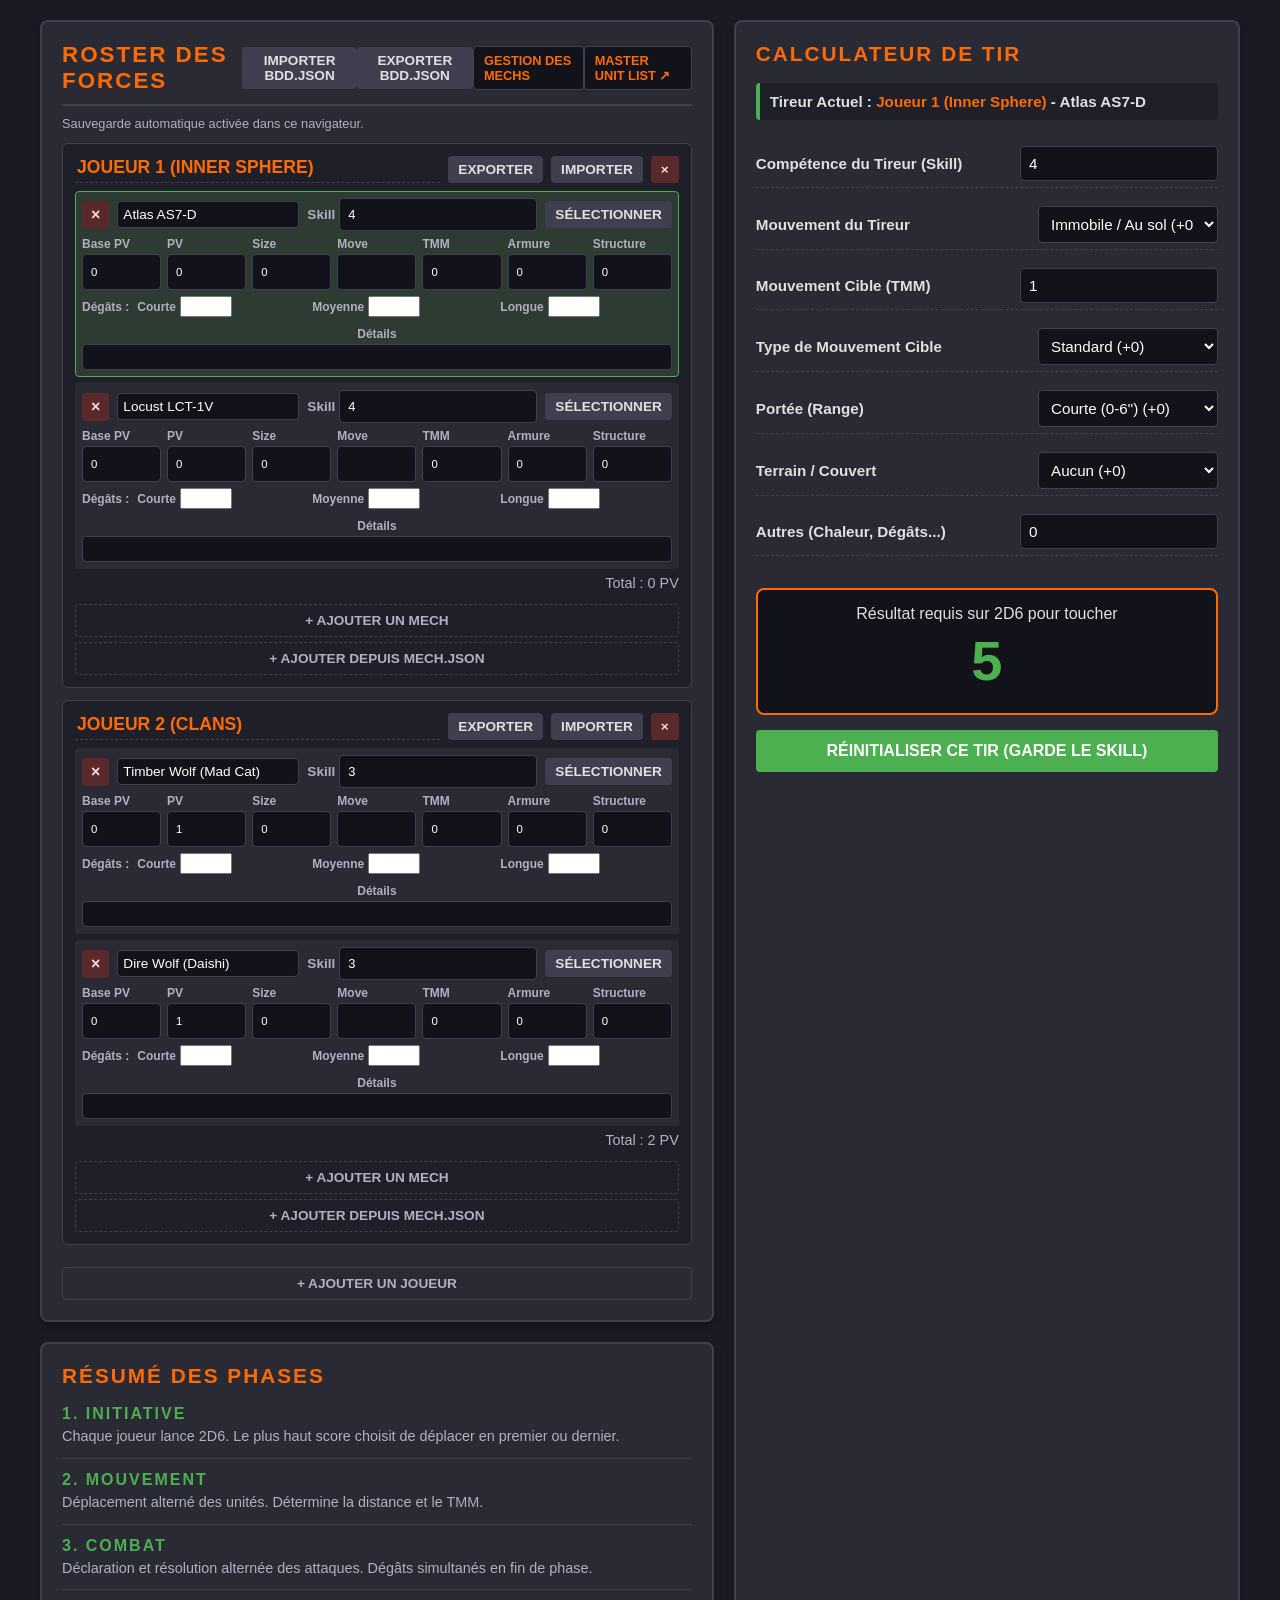
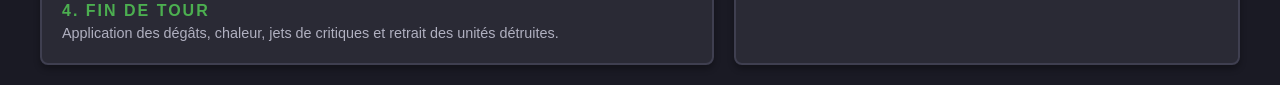
<file: index.html>
<!DOCTYPE html>
<html lang="fr">
<head>
    <meta charset="UTF-8">
    <meta name="viewport" content="width=device-width, initial-scale=1.0">
    <title>Alpha Strike - Assistant de Partie</title>
    <style>
        :root {
            --bg-color: #1a1a24;
            --panel-bg: #2a2a35;
            --accent-orange: #ff6b00;
            --accent-green: #4caf50;
            --text-main: #e0e0e0;
            --border-color: #3f3f50;
        }

        body {
            font-family: 'Segoe UI', Tahoma, Geneva, Verdana, sans-serif;
            background-color: var(--bg-color);
            color: var(--text-main);
            margin: 0;
            padding: 20px;
            display: flex;
            justify-content: center;
        }

        h1, h2, h3 {
            text-transform: uppercase;
            letter-spacing: 2px;
            margin-top: 0;
        }

        h1 { color: var(--accent-orange); font-size: 1.4em; }
        h2 { color: var(--accent-orange); font-size: 1.3em; }

        /* Structure globale en 2 colonnes */
        .main-layout {
            display: flex;
            gap: 20px;
            width: 100%;
            max-width: 1200px;
        }

        .column-left {
            flex: 1;
            display: flex;
            flex-direction: column;
            gap: 20px;
        }

        .column-right {
            flex: 1;
            display: flex;
            flex-direction: column;
        }

        .panel {
            background-color: var(--panel-bg);
            border: 2px solid var(--border-color);
            border-radius: 8px;
            padding: 20px;
            box-shadow: 0 4px 6px rgba(0,0,0,0.3);
        }

        /* --- En-tête Roster & Lien MUL --- */
        .roster-header {
            display: flex;
            justify-content: space-between;
            align-items: center;
            margin-bottom: 15px;
            border-bottom: 2px solid var(--border-color);
            padding-bottom: 10px;
        }

        .roster-header h1 {
            margin: 0;
        }

        .roster-storage-status {
            margin: -5px 0 12px;
            color: #b0b0c0;
            font-size: 0.8em;
        }

        .roster-storage-status.error {
            color: #ff8a80;
        }

        .mul-link {
            color: var(--accent-orange);
            background-color: #12121a;
            border: 1px solid var(--border-color);
            padding: 6px 10px;
            border-radius: 4px;
            font-size: 0.8em;
            text-decoration: none;
            text-transform: uppercase;
            font-weight: bold;
            transition: all 0.2s;
        }

        .mul-link:hover {
            background-color: var(--accent-orange);
            color: white;
            border-color: var(--accent-orange);
        }

        /* --- Gestion des Joueurs --- */
        .player-card {
            background-color: #1f1f2a;
            border: 1px solid var(--border-color);
            border-radius: 6px;
            padding: 12px;
            margin-bottom: 12px;
        }

        .player-header {
            display: flex;
            align-items: center;
            gap: 8px;
            margin-bottom: 8px;
        }

        .player-actions {
            display: flex;
            gap: 8px;
            flex-shrink: 0;
        }

        .player-name-input {
            background: transparent;
            border: none;
            color: var(--accent-orange);
            font-size: 1.1em;
            font-weight: bold;
            text-transform: uppercase;
            margin-bottom: 0;
            width: auto;
            min-width: 0;
            flex: 1;
            border-bottom: 1px dashed var(--border-color);
            padding-bottom: 4px;
        }
        
        .player-name-input:focus {
            outline: none;
            border-bottom-color: var(--accent-orange);
        }

        .mech-row {
            display: flex;
            flex-direction: column;
            align-items: stretch;
            gap: 6px;
            margin-bottom: 6px;
            padding: 6px;
            background-color: #2a2a35;
            border-radius: 4px;
            border: 1px solid transparent;
            transition: all 0.2s;
        }

        .mech-main-row {
            display: flex;
            align-items: center;
            gap: 8px;
            min-width: 0;
        }

        .mech-row.active-mech {
            border-color: var(--accent-green);
            background-color: #2e3b32;
        }

        .mech-name-input {
            background-color: #12121a;
            color: white;
            border: 1px solid var(--border-color);
            padding: 5px;
            border-radius: 4px;
            flex-grow: 1;
            font-size: 0.85em;
        }

        .mech-stats {
            display: grid;
            grid-template-columns: repeat(7, minmax(0, 1fr));
            gap: 6px;
        }

        .mech-details {
            display: flex;
            align-items: center;
            flex-wrap: wrap;
            gap: 8px;
        }

        .mech-damage-title {
            color: #b0b0c0;
            font-size: 0.75em;
            font-weight: bold;
        }

        .mech-damage-stat {
            display: flex;
            align-items: center;
            gap: 4px;
            color: #b0b0c0;
            font-size: 0.75em;
        }

        .mech-damage-stat input {
            box-sizing: border-box;
            width: 52px;
        }

        .mech-extra-details {
            display: flex;
            flex-direction: row;
            align-items: center;
            margin-top: 4px;
        }

        .mech-extra-details input {
            flex: 1;
        }

        .mech-stat {
            display: flex;
            flex-direction: column;
            gap: 3px;
            color: #b0b0c0;
            font-size: 0.75em;
            min-width: 0;
        }

        .mech-stat input {
            box-sizing: border-box;
            width: 100%;
            min-width: 0;
            padding: 5px;
            background-color: #12121a;
            color: white;
            border: 1px solid var(--border-color);
            border-radius: 4px;
            font-size: 1em;
        }

        @media (max-width: 520px) {
            .mech-stats {
                grid-template-columns: repeat(4, minmax(0, 1fr));
            }

            .mech-damage-stat input {
                width: 44px;
            }
        }

        .mech-skill-display {
            display: flex;
            align-items: center;
            gap: 4px;
            font-size: 0.85em;
            color: #b0b0c0;
            flex-shrink: 0;
        }

        .mech-skill-display input {
            width: 52px;
            padding: 5px;
            font-size: 1em;
        }

        .roster-pv-total {
            margin: 4px 0 8px;
            color: #b0b0c0;
            font-size: 0.9em;
            text-align: right;
        }

        /* --- Boutons --- */
        button {
            background-color: var(--border-color);
            color: var(--text-main);
            border: none;
            padding: 6px 10px;
            font-size: 0.85em;
            border-radius: 4px;
            cursor: pointer;
            transition: background-color 0.2s;
            text-transform: uppercase;
            font-weight: bold;
        }

        button:hover { background-color: #4f4f60; }
        
        button.btn-select { background-color: #3f3f50; }
        button.btn-select:hover { background-color: var(--accent-green); color: white;}

        button.btn-remove {
            background-color: #5a2929;
            color: #ffdada;
        }
        button.btn-remove:hover { background-color: #a83232; }

        button.btn-remove-mech {
            flex-shrink: 0;
            padding: 5px 9px;
            font-size: 1em;
        }

        button.primary {
            background-color: var(--accent-green);
            color: white;
            width: 100%;
            margin-top: 15px;
            padding: 12px;
            font-size: 1em;
        }
        button.primary:hover { background-color: #45a049; }

        button.add-btn {
            background-color: transparent;
            border: 1px dashed var(--border-color);
            color: #b0b0c0;
            width: 100%;
            margin-top: 5px;
            padding: 8px;
        }
        button.add-btn:hover {
            border-color: var(--accent-orange);
            color: var(--accent-orange);
            background-color: rgba(255, 107, 0, 0.1);
        }

        dialog {
            width: min(440px, calc(100% - 32px));
            padding: 20px;
            border: 1px solid var(--border-color);
            border-radius: 8px;
            background: var(--panel-bg);
            color: var(--text-main);
        }

        dialog::backdrop {
            background: rgba(0, 0, 0, 0.65);
        }

        .catalog-dialog-form h2 {
            margin-bottom: 16px;
        }

        .catalog-dialog-form select {
            width: 100%;
            margin-top: 6px;
        }

        .catalog-dialog-actions {
            display: flex;
            justify-content: flex-end;
            gap: 8px;
            margin-top: 16px;
        }

        .catalog-dialog-actions .primary {
            width: auto;
            margin-top: 0;
        }

        /* --- Calculateur --- */
        .shooter-header {
            background-color: #1f1f2a;
            padding: 10px;
            border-radius: 4px;
            border-left: 4px solid var(--accent-green);
            margin-bottom: 20px;
            font-weight: bold;
            font-size: 0.95em;
        }

        .form-group {
            display: flex;
            justify-content: space-between;
            align-items: center;
            margin-bottom: 12px;
            padding: 6px 0;
            border-bottom: 1px dashed #3f3f50;
        }

        label { font-weight: bold; flex-grow: 1; font-size: 0.95em; }

        select, input[type="number"] {
            background-color: #12121a;
            color: white;
            border: 1px solid var(--border-color);
            padding: 8px;
            border-radius: 4px;
            width: 180px;
            font-size: 0.95em;
        }

        .mech-stats .mech-stat input {
            width: 100%;
            height: 36px;
        }

        .result-box {
            background-color: #12121a;
            border: 2px solid var(--accent-orange);
            border-radius: 8px;
            padding: 15px;
            text-align: center;
            margin-top: 20px;
        }

        .result-number {
            font-size: 3.5em;
            font-weight: bold;
            color: var(--accent-orange);
            margin: 5px 0;
        }

        .warning { color: #ff5252; font-size: 0.9em; display: none; }

        /* --- Résumé --- */
        .phase-rule {
            margin-bottom: 12px;
            padding-bottom: 12px;
            border-bottom: 1px solid var(--border-color);
        }
        .phase-rule:last-child { border-bottom: none; margin-bottom: 0; padding-bottom: 0; }
        .phase-rule h3 { color: var(--accent-green); margin: 0 0 4px 0; font-size: 1em; }
        .phase-rule p { margin: 0; font-size: 0.9em; line-height: 1.3; color: #b0b0c0; }

        /* Responsive pour petits écrans */
        @media (max-width: 900px) {
            .main-layout {
                flex-direction: column;
            }
        }

        @media (max-width: 520px) {
            .player-header {
                align-items: stretch;
                flex-direction: column;
            }

            .player-actions {
                flex-wrap: wrap;
            }
        }
    </style>
</head>
<body>

<div class="main-layout">
    
    <!-- COLONNE DE GAUCHE : Roster & Résumé -->
    <div class="column-left">
        <!-- Section Gestion des Joueurs & Mechs -->
        <div class="panel">
            <div class="roster-header">
                <h1>Roster des Forces</h1>
                <button onclick="document.getElementById('importDatabaseFile').click()">Importer bdd.json</button>
                <button onclick="exportRosterDatabase()">Exporter bdd.json</button>
                <a href="mech/gestionMech.html" class="mul-link">Gestion des mechs</a>
                <a href="https://masterunitlist.battletech.com/force" target="_blank" class="mul-link">Master Unit List ↗</a>
            </div>
            <div class="roster-storage-status" id="rosterStorageStatus" role="status" aria-live="polite"></div>
            <div id="playersContainer"></div>
            <input type="file" id="importDatabaseFile" accept="application/json,.json" hidden onchange="importRosterDatabase(this.files[0]); this.value = '';">
            <input type="file" id="importRosterFile" accept="application/json,.json" hidden onchange="importPlayerFromFile(this.files[0], Number(this.dataset.playerId)); this.value = '';">
            <input type="file" id="mechCatalogFile" accept="application/json,.json" hidden onchange="loadMechCatalogForPlayer(this.files[0], Number(this.dataset.playerId)); this.value = '';">
            <dialog id="mechCatalogDialog">
                <form method="dialog" class="catalog-dialog-form">
                    <h2>Ajouter un mech du catalogue</h2>
                    <label for="mechCatalogSelect">Mech</label>
                    <select id="mechCatalogSelect"></select>
                    <div class="catalog-dialog-actions">
                        <button type="button" onclick="closeMechCatalogDialog()">Annuler</button>
                        <button type="button" class="primary" onclick="addSelectedCatalogMech()">Ajouter</button>
                    </div>
                </form>
            </dialog>
            <button class="add-btn" onclick="addPlayer()" style="border-style: solid; margin-top: 10px;">+ Ajouter un Joueur</button>
        </div>

        <!-- Section Résumé des Règles -->
        <div class="panel">
            <h2>Résumé des Phases</h2>
            <div class="phase-rule">
                <h3>1. Initiative</h3>
                <p>Chaque joueur lance 2D6. Le plus haut score choisit de déplacer en premier ou dernier.</p>
            </div>
            <div class="phase-rule">
                <h3>2. Mouvement</h3>
                <p>Déplacement alterné des unités. Détermine la distance et le TMM.</p>
            </div>
            <div class="phase-rule">
                <h3>3. Combat</h3>
                <p>Déclaration et résolution alternée des attaques. Dégâts simultanés en fin de phase.</p>
            </div>
            <div class="phase-rule">
                <h3>4. Fin de Tour</h3>
                <p>Application des dégâts, chaleur, jets de critiques et retrait des unités détruites.</p>
            </div>
        </div>
    </div>

    <!-- COLONNE DE DROITE : Calculateur de Tir -->
    <div class="column-right">
        <div class="panel" style="height: 100%; display: flex; flex-direction: column; box-sizing: border-box;">
            <h2>Calculateur de Tir</h2>
            
            <div class="shooter-header" id="currentShooterDisplay">
                Veuillez sélectionner un Mech.
            </div>
            
            <div class="form-group">
                <label for="skill">Compétence du Tireur (Skill)</label>
                <input type="number" id="skill" value="4" min="1" max="8" step="1" onchange="calculate()">
            </div>

            <div class="form-group">
                <label for="attackerMove">Mouvement du Tireur</label>
                <select id="attackerMove" onchange="calculate()">
                    <option value="0">Immobile / Au sol (+0)</option>
                    <option value="2">Saut (Jumping) (+2)</option>
                </select>
            </div>

            <div class="form-group">
                <label for="targetTMM">Mouvement Cible (TMM)</label>
                <input type="number" id="targetTMM" value="1" min="0" max="6" onchange="calculate()">
            </div>

            <div class="form-group">
                <label for="targetMoveType">Type de Mouvement Cible</label>
                <select id="targetMoveType" onchange="calculate()">
                    <option value="0">Standard (+0)</option>
                    <option value="1">Cible a sauté (+1)</option>
                    <option value="-2">Cible immobile (-2)</option>
                </select>
            </div>

            <div class="form-group">
                <label for="range">Portée (Range)</label>
                <select id="range" onchange="calculate()">
                    <option value="0">Courte (0-6") (+0)</option>
                    <option value="2">Moyenne (6-24") (+2)</option>
                    <option value="4">Longue (24-42") (+4)</option>
                    <option value="6">Extrême (>42") (+6)</option>
                </select>
            </div>

            <div class="form-group">
                <label for="terrain">Terrain / Couvert</label>
                <select id="terrain" onchange="calculate()">
                    <option value="0">Aucun (+0)</option>
                    <option value="1">Bois clairs / Partiel (+1)</option>
                    <option value="2">Bois denses (+2)</option>
                </select>
            </div>

            <div class="form-group">
                <label for="misc">Autres (Chaleur, Dégâts...)</label>
                <input type="number" id="misc" value="0" onchange="calculate()">
            </div>

            <div class="result-box">
                <div>Résultat requis sur 2D6 pour toucher</div>
                <div class="result-number" id="finalResult">7</div>
                <div class="warning" id="warningText">Tir Impossible ! (13+)</div>
            </div>

            <button class="primary" onclick="resetCalculator()">Réinitialiser ce tir (Garde le Skill)</button>
        </div>
    </div>

</div>

<script>
    // Données du roster : joueurs, mechs et sélection courante.
    const ROSTER_STORAGE_KEY = 'alphastrike-roster';
    let nextPlayerId = 3;
    let nextMechId = 5;
    let pendingCatalogPlayerId = null;
    let pendingCatalogMechs = [];
    
    let players = [
        { 
            id: 1, 
            name: "Joueur 1 (Inner Sphere)", 
            mechs: [
                { id: 1, name: "Atlas AS7-D", skill: 4, basePv: 0, pv: 0, size: 0, move: "", tmm: 0, armure: 0, structure: 0, damage: { short: "", medium: "", long: "" }, details: "" },
                { id: 2, name: "Locust LCT-1V", skill: 4, basePv: 0, pv: 0, size: 0, move: "", tmm: 0, armure: 0, structure: 0, damage: { short: "", medium: "", long: "" }, details: "" }
            ] 
        },
        { 
            id: 2, 
            name: "Joueur 2 (Clans)", 
            mechs: [
                { id: 3, name: "Timber Wolf (Mad Cat)", skill: 3, basePv: 0, pv: 0, size: 0, move: "", tmm: 0, armure: 0, structure: 0, damage: { short: "", medium: "", long: "" }, details: "" },
                { id: 4, name: "Dire Wolf (Daishi)", skill: 3, basePv: 0, pv: 0, size: 0, move: "", tmm: 0, armure: 0, structure: 0, damage: { short: "", medium: "", long: "" }, details: "" }
            ] 
        }
    ];

    let currentMechId = 1;

    // Persistance et validation du roster complet.
    function setRosterStorageStatus(message, isError = false) {
        const status = document.getElementById('rosterStorageStatus');
        status.textContent = message;
        status.classList.toggle('error', isError);
    }

    function isValidStoredRoster(data) {
        if (!data || typeof data !== 'object' || !Array.isArray(data.players)) return false;

        const playerIds = new Set();
        const mechIds = new Set();
        for (const player of data.players) {
            if (
                !player ||
                !Number.isSafeInteger(player.id) ||
                player.id < 1 ||
                playerIds.has(player.id) ||
                typeof player.name !== 'string' ||
                !Array.isArray(player.mechs)
            ) return false;

            playerIds.add(player.id);
            for (const mech of player.mechs) {
                if (
                    !mech ||
                    !Number.isSafeInteger(mech.id) ||
                    mech.id < 1 ||
                    mechIds.has(mech.id) ||
                    typeof mech.name !== 'string' ||
                    typeof mech.skill !== 'number' ||
                    !Number.isFinite(mech.skill) ||
                    !isValidMechStats(mech)
                ) return false;

                mechIds.add(mech.id);
            }
        }

        return data.currentMechId === null ||
            (Number.isSafeInteger(data.currentMechId) && mechIds.has(data.currentMechId));
    }

    function isValidMechStats(mech) {
        const numericStats = ['basePv', 'pv', 'size', 'tmm', 'armure', 'structure'];
        return numericStats.every(stat =>
            mech[stat] === undefined ||
            (typeof mech[stat] === 'number' && Number.isFinite(mech[stat]) && mech[stat] >= 0)
        ) && (mech.move === undefined || typeof mech.move === 'string') &&
            (mech.details === undefined || typeof mech.details === 'string') &&
            (mech.damage === undefined || (
                mech.damage &&
                typeof mech.damage === 'object' &&
                !Array.isArray(mech.damage) &&
                ['short', 'medium', 'long'].every(range =>
                    mech.damage[range] === undefined ||
                    typeof mech.damage[range] === 'string' ||
                    (typeof mech.damage[range] === 'number' && Number.isFinite(mech.damage[range]))
                )
            ));
    }

    function getPvAdjustmentRate(basePv, thresholds) {
        let rate = thresholds[0][1];
        for (const [minimumPv, candidateRate] of thresholds) {
            if (basePv < minimumPv) break;
            rate = candidateRate;
        }
        return rate;
    }

    function calculateMechPv(mech) {
        const basePv = mech.basePv ?? 0;
        const skillDifference = 4 - mech.skill;
        if (skillDifference > 0) {
            const rate = getPvAdjustmentRate(basePv, [
                [0, 1], [8, 2], [13, 3], [18, 4], [23, 5],
                [28, 6], [33, 7], [38, 8], [43, 9], [48, 10]
            ]);
            return Math.max(0, basePv + skillDifference * rate);
        }
        if (skillDifference < 0) {
            const rate = getPvAdjustmentRate(basePv, [
                [0, 1], [15, 2], [25, 3], [35, 4], [45, 5],
                [55, 6], [65, 7], [75, 8], [85, 9], [95, 10]
            ]);
            return Math.max(0, basePv + skillDifference * rate);
        }
        return basePv;
    }

    function updatePlayerPvTotal(player) {
        const total = player.mechs.reduce((sum, mech) => sum + (mech.pv ?? 0), 0);
        const totalElement = document.getElementById(`player-pv-total-${player.id}`);
        if (totalElement) totalElement.textContent = `Total : ${total} PV`;
    }

    function recalculateMechPv(player, mech) {
        mech.pv = calculateMechPv(mech);
        const displayedPv = document.getElementById(`display-pv-${mech.id}`);
        if (displayedPv) displayedPv.value = mech.pv;
        updatePlayerPvTotal(player);
    }

    function applyStoredRoster(data) {
        players = data.players;
        players.forEach(player => player.mechs.forEach(mech => {
            mech.skill = Math.max(1, Math.min(8, Math.round(mech.skill)));
            mech.basePv ??= mech.pv ?? 0;
            mech.pv = calculateMechPv(mech);
            mech.size ??= 0;
            mech.move ??= '';
            mech.tmm ??= 0;
            mech.armure ??= 0;
            mech.structure ??= 0;
            mech.damage ??= { short: '', medium: '', long: '' };
            mech.details ??= '';
            mech.damage.short ??= '';
            mech.damage.medium ??= '';
            mech.damage.long ??= '';
        }));
        nextPlayerId = Math.max(0, ...players.map(player => player.id)) + 1;
        nextMechId = Math.max(0, ...players.flatMap(player => player.mechs.map(mech => mech.id))) + 1;
        currentMechId = data.currentMechId ?? players.flatMap(player => player.mechs)[0]?.id ?? null;
    }

    function loadRoster() {
        let savedRoster;
        try {
            savedRoster = localStorage.getItem(ROSTER_STORAGE_KEY);
        } catch {
            setRosterStorageStatus('Impossible de lire le stockage du navigateur.', true);
            return;
        }

        if (savedRoster === null) {
            setRosterStorageStatus('Sauvegarde automatique activée dans ce navigateur.');
            return;
        }

        let data;
        try {
            data = JSON.parse(savedRoster);
        } catch {
            setRosterStorageStatus('Les données enregistrées sont illisibles. Le roster initial est chargé.', true);
            return;
        }

        if (!isValidStoredRoster(data)) {
            setRosterStorageStatus('Les données enregistrées sont invalides. Le roster initial est chargé.', true);
            return;
        }

        applyStoredRoster(data);
        setRosterStorageStatus('Roster chargé depuis le stockage du navigateur.');
    }

    function saveRoster() {
        try {
            localStorage.setItem(ROSTER_STORAGE_KEY, JSON.stringify({ players, currentMechId }));
            setRosterStorageStatus('Modifications enregistrées dans ce navigateur.');
        } catch {
            setRosterStorageStatus('Erreur : impossible d’enregistrer le roster dans ce navigateur.', true);
        }
    }

    // Affichage et gestion des joueurs et de leurs mechs.
    function renderPlayers() {
        const container = document.getElementById('playersContainer');
        container.innerHTML = '';

        players.forEach(player => {
            const pDiv = document.createElement('div');
            pDiv.className = 'player-card';

            const mechsHtml = player.mechs.map(mech => `
                <div class="mech-row ${mech.id === currentMechId ? 'active-mech' : ''}">
                    <div class="mech-main-row">
                        <button class="btn-remove btn-remove-mech" onclick="removeMech(${player.id}, ${mech.id})" aria-label="Retirer ${escapeHtml(mech.name)}" title="Retirer ce mech">&times;</button>
                        <input type="text" class="mech-name-input" value="${escapeHtml(mech.name)}"
                               onchange="updateMechName(${player.id}, ${mech.id}, this.value)" placeholder="Nom du Mech">
                        <label class="mech-skill-display">Skill<input type="number" id="display-skill-${mech.id}" min="1" max="8" step="1" value="${mech.skill}" onchange="updateMechSkill(${player.id}, ${mech.id}, this.value)" aria-label="Skill de ${escapeHtml(mech.name)}"></label>
                        <button class="btn-select" onclick="selectMech(${mech.id})">Sélectionner</button>
                    </div>
                    <div class="mech-stats">
                        <label class="mech-stat">Base PV<input type="number" min="0" step="1" value="${mech.basePv ?? 0}" onchange="updateMechStat(${player.id}, ${mech.id}, 'basePv', this.value)" aria-label="Base PV de ${escapeHtml(mech.name)}"></label>
                        <label class="mech-stat">PV<input type="number" id="display-pv-${mech.id}" min="0" step="1" value="${mech.pv ?? 0}" aria-label="PV de ${escapeHtml(mech.name)}" readonly></label>
                        <label class="mech-stat">Size<input type="number" min="0" step="1" value="${mech.size ?? 0}" onchange="updateMechStat(${player.id}, ${mech.id}, 'size', this.value)" aria-label="Size de ${escapeHtml(mech.name)}"></label>
                        <label class="mech-stat">Move<input type="text" value="${escapeHtml(mech.move ?? '')}" onchange="updateMechStat(${player.id}, ${mech.id}, 'move', this.value)" aria-label="Move de ${escapeHtml(mech.name)}"></label>
                        <label class="mech-stat">TMM<input type="number" id="display-tmm-${mech.id}" min="0" step="1" value="${mech.tmm ?? 0}" onchange="updateMechStat(${player.id}, ${mech.id}, 'tmm', this.value)" aria-label="TMM de ${escapeHtml(mech.name)}"></label>
                        <label class="mech-stat">Armure<input type="number" min="0" step="1" value="${mech.armure ?? 0}" onchange="updateMechStat(${player.id}, ${mech.id}, 'armure', this.value)" aria-label="Armure de ${escapeHtml(mech.name)}"></label>
                        <label class="mech-stat">Structure<input type="number" min="0" step="1" value="${mech.structure ?? 0}" onchange="updateMechStat(${player.id}, ${mech.id}, 'structure', this.value)" aria-label="Structure de ${escapeHtml(mech.name)}"></label>
                    </div>
                    <div class="mech-details">
                        <span class="mech-damage-title">Dégâts :</span>
                        <label class="mech-damage-stat">Courte<input type="text" value="${escapeHtml(mech.damage?.short ?? '')}" onchange="updateMechDetail(${player.id}, ${mech.id}, 'short', this.value)" aria-label="Dégâts courte portée de ${escapeHtml(mech.name)}"></label>
                        <label class="mech-damage-stat">Moyenne<input type="text" value="${escapeHtml(mech.damage?.medium ?? '')}" onchange="updateMechDetail(${player.id}, ${mech.id}, 'medium', this.value)" aria-label="Dégâts moyenne portée de ${escapeHtml(mech.name)}"></label>
                        <label class="mech-damage-stat">Longue<input type="text" value="${escapeHtml(mech.damage?.long ?? '')}" onchange="updateMechDetail(${player.id}, ${mech.id}, 'long', this.value)" aria-label="Dégâts longue portée de ${escapeHtml(mech.name)}"></label>
                    </div>
                    <label class="mech-stat mech-extra-details">Détails<input type="text" value="${escapeHtml(mech.details ?? '')}" onchange="updateMechDetails(${player.id}, ${mech.id}, this.value)" aria-label="Détails de ${escapeHtml(mech.name)}"></label>
                </div>
            `).join('');

            pDiv.innerHTML = `
                <div class="player-header">
                    <input type="text" class="player-name-input" value="${escapeHtml(player.name)}"
                           onchange="updatePlayerName(${player.id}, this.value)" placeholder="Nom du Joueur">
                    <div class="player-actions">
                        <button onclick="exportPlayer(${player.id})">Exporter</button>
                        <button onclick="startPlayerImport(${player.id})">Importer</button>
                        <button class="btn-remove" onclick="removePlayer(${player.id})" aria-label="Supprimer ${escapeHtml(player.name)}" title="Supprimer le joueur">&times;</button>
                    </div>
                </div>
                <div class="mech-list">
                    ${mechsHtml}
                </div>
                <div class="roster-pv-total" id="player-pv-total-${player.id}">Total : ${player.mechs.reduce((total, mech) => total + (mech.pv ?? 0), 0)} PV</div>
                <button class="add-btn" onclick="addMech(${player.id})">+ Ajouter un Mech</button>
                <button class="add-btn" onclick="startMechCatalogImport(${player.id})">+ Ajouter depuis mech.json</button>
            `;
            container.appendChild(pDiv);
        });

        updateCalculatorHeader();
    }

    function escapeHtml(value) {
        return String(value).replace(/[&<>"']/g, character => ({
            '&': '&amp;',
            '<': '&lt;',
            '>': '&gt;',
            '"': '&quot;',
            "'": '&#39;'
        })[character]);
    }

    // Edition, ajout et suppression des joueurs et mechs.
    function updatePlayerName(playerId, newName) {
        const player = players.find(p => p.id === playerId);
        if (player) player.name = newName;
        updateCalculatorHeader();
        saveRoster();
    }

    function updateMechName(playerId, mechId, newName) {
        const player = players.find(p => p.id === playerId);
        const mech = player.mechs.find(m => m.id === mechId);
        if (mech) mech.name = newName;
        updateCalculatorHeader();
        saveRoster();
    }

    function updateMechSkill(playerId, mechId, value) {
        const player = players.find(item => item.id === playerId);
        const mech = player?.mechs.find(item => item.id === mechId);
        const skill = Number(value);
        if (!player || !mech) return;
        if (!Number.isInteger(skill) || skill < 1 || skill > 8) {
            document.getElementById(`display-skill-${mechId}`).value = mech.skill;
            return;
        }

        mech.skill = skill;
        document.getElementById(`display-skill-${mechId}`).value = skill;
        recalculateMechPv(player, mech);
        if (mechId === currentMechId) {
            document.getElementById('skill').value = skill;
            calculate();
        }
        saveRoster();
    }

    function updateMechStat(playerId, mechId, stat, value) {
        const player = players.find(p => p.id === playerId);
        const mech = player?.mechs.find(m => m.id === mechId);
        if (!mech || !['basePv', 'size', 'move', 'tmm', 'armure', 'structure'].includes(stat)) return;

        if (stat === 'move') {
            mech.move = value;
        } else {
            const numericValue = Number(value);
            if (!Number.isFinite(numericValue) || numericValue < 0) return;
            mech[stat] = numericValue;
        }

        if (stat === 'basePv') {
            recalculateMechPv(player, mech);
        }
        saveRoster();
    }

    function updateMechDetail(playerId, mechId, range, value) {
        const mech = players.find(player => player.id === playerId)?.mechs.find(item => item.id === mechId);
        if (!mech || !['short', 'medium', 'long'].includes(range)) return;
        mech.damage ??= { short: '', medium: '', long: '' };
        mech.damage[range] = value;
        saveRoster();
    }

    function updateMechDetails(playerId, mechId, value) {
        const mech = players.find(player => player.id === playerId)?.mechs.find(item => item.id === mechId);
        if (!mech) return;
        mech.details = value;
        saveRoster();
    }

    function addPlayer() {
        players.push({
            id: nextPlayerId++,
            name: `Nouveau Joueur`,
            mechs: [{ id: nextMechId++, name: "Nouveau Mech", skill: 4, basePv: 0, pv: 0, size: 0, move: "", tmm: 0, armure: 0, structure: 0, damage: { short: "", medium: "", long: "" }, details: "" }]
        });
        renderPlayers();
        saveRoster();
    }

    function removePlayer(playerId) {
        const playerIndex = players.findIndex(player => player.id === playerId);
        if (playerIndex === -1) return;

        const removedSelectedMech = players[playerIndex].mechs.some(mech => mech.id === currentMechId);
        players.splice(playerIndex, 1);

        if (removedSelectedMech) {
            currentMechId = players.flatMap(player => player.mechs)[0]?.id ?? null;
        }

        renderPlayers();

        const selectedMech = findMechData(currentMechId);
        if (selectedMech) {
            syncCalculatorWithMech(selectedMech.mech);
        } else if (currentMechId === null) {
            document.getElementById('skill').value = 4;
        }
        calculate();
        saveRoster();
    }

    function addMech(playerId) {
        const player = players.find(p => p.id === playerId);
        if (player) {
            player.mechs.push({ id: nextMechId++, name: "Nouveau Mech", skill: 4, basePv: 0, pv: 0, size: 0, move: "", tmm: 0, armure: 0, structure: 0, damage: { short: "", medium: "", long: "" }, details: "" });
            renderPlayers();
            saveRoster();
        }
    }

    function startMechCatalogImport(playerId) {
        if (!players.some(player => player.id === playerId)) return;
        const fileInput = document.getElementById('mechCatalogFile');
        fileInput.dataset.playerId = playerId;
        fileInput.click();
    }

    async function loadMechCatalogForPlayer(file, playerId) {
        if (!file) return;

        let contents;
        try {
            contents = await file.text();
        } catch {
            alert('Impossible de lire le fichier mech.json sélectionné.');
            return;
        }

        let catalog;
        try {
            catalog = JSON.parse(contents);
        } catch {
            alert('Le fichier sélectionné ne contient pas un JSON valide.');
            return;
        }

        if (
            !catalog ||
            typeof catalog !== 'object' ||
            Array.isArray(catalog) ||
            !Array.isArray(catalog.mechs) ||
            catalog.mechs.length === 0 ||
            !catalog.mechs.every(mech =>
                mech &&
                typeof mech === 'object' &&
                !Array.isArray(mech) &&
                typeof mech.name === 'string' &&
                mech.alphaStrike &&
                typeof mech.alphaStrike === 'object' &&
                !Array.isArray(mech.alphaStrike)
            )
        ) {
            alert('Le fichier doit contenir au moins un mech avec un nom et des données Alpha Strike.');
            return;
        }

        if (!players.some(player => player.id === playerId)) {
            alert('Le joueur sélectionné n’existe plus dans le roster.');
            return;
        }

        pendingCatalogPlayerId = playerId;
        pendingCatalogMechs = catalog.mechs;
        const select = document.getElementById('mechCatalogSelect');
        select.replaceChildren();
        pendingCatalogMechs.forEach((mech, index) => {
            const option = document.createElement('option');
            option.value = String(index);
            option.textContent = mech.name;
            select.appendChild(option);
        });
        document.getElementById('mechCatalogDialog').showModal();
    }

    function closeMechCatalogDialog() {
        document.getElementById('mechCatalogDialog').close();
        pendingCatalogPlayerId = null;
        pendingCatalogMechs = [];
    }

    function addSelectedCatalogMech() {
        const player = players.find(item => item.id === pendingCatalogPlayerId);
        const mechTemplate = pendingCatalogMechs[Number(document.getElementById('mechCatalogSelect').value)];
        if (!player || !mechTemplate) {
            alert('Sélectionnez un mech valide et un joueur existant.');
            closeMechCatalogDialog();
            return;
        }

        const stats = mechTemplate.alphaStrike;
        const basePv = Number.isFinite(stats.pointValue) && stats.pointValue >= 0 ? stats.pointValue : 0;
        const damage = stats.damage && typeof stats.damage === 'object' ? stats.damage : {};
        const mech = {
            id: nextMechId++,
            name: mechTemplate.name,
            skill: 4,
            basePv,
            pv: basePv,
            size: Number.isFinite(stats.size) && stats.size >= 0 ? stats.size : 0,
            move: stats.move === undefined || stats.move === null ? '' : String(stats.move),
            tmm: Number.isFinite(stats.tmm) && stats.tmm >= 0 ? stats.tmm : 0,
            armure: Number.isFinite(stats.armor) && stats.armor >= 0 ? stats.armor : 0,
            structure: Number.isFinite(stats.structure) && stats.structure >= 0 ? stats.structure : 0,
            damage: {
                short: damage.short === undefined || damage.short === null ? '' : String(damage.short),
                medium: damage.medium === undefined || damage.medium === null ? '' : String(damage.medium),
                long: damage.long === undefined || damage.long === null ? '' : String(damage.long)
            },
            details: Array.isArray(stats.abilities) ? stats.abilities.join(', ') : ''
        };
        mech.pv = calculateMechPv(mech);
        player.mechs.push(mech);
        closeMechCatalogDialog();
        renderPlayers();
        saveRoster();
    }

    // Export JSON d'un joueur.
    function exportPlayer(playerId) {
        const player = players.find(p => p.id === playerId);
        if (!player) return;

        const roster = {
            name: player.name,
            mechs: player.mechs.map(mech => ({
                name: mech.name,
                skill: mech.skill,
                basePv: mech.basePv ?? 0,
                pv: mech.pv ?? 0,
                size: mech.size ?? 0,
                move: mech.move ?? '',
                tmm: mech.tmm ?? 0,
                armure: mech.armure ?? 0,
                structure: mech.structure ?? 0,
                damage: mech.damage ?? { short: '', medium: '', long: '' },
                details: mech.details ?? ''
            }))
        };
        const file = new Blob([JSON.stringify(roster, null, 2)], { type: 'application/json' });
        const url = URL.createObjectURL(file);
        const link = document.createElement('a');
        const filename = player.name.trim().replace(/[<>:"/\\|?*\x00-\x1F]/g, '_') || 'joueur';
        link.href = url;
        link.download = `${filename}.json`;
        link.click();
        setTimeout(() => URL.revokeObjectURL(url), 0);
    }

    // Import et export de la sauvegarde complete du roster.
    function exportRosterDatabase() {
        const file = new Blob([JSON.stringify({ players, currentMechId }, null, 2)], { type: 'application/json' });
        const url = URL.createObjectURL(file);
        const link = document.createElement('a');
        link.href = url;
        link.download = 'bdd.json';
        link.click();
        setTimeout(() => URL.revokeObjectURL(url), 0);
    }

    async function importRosterDatabase(file) {
        if (!file) return;

        let contents;
        try {
            contents = await file.text();
        } catch {
            alert('Impossible de lire le fichier sélectionné.');
            return;
        }

        let data;
        try {
            data = JSON.parse(contents);
        } catch {
            alert('Le fichier sélectionné ne contient pas un JSON valide.');
            return;
        }

        if (!isValidStoredRoster(data)) {
            alert('Le fichier ne contient pas une sauvegarde bdd.json valide.');
            return;
        }

        applyStoredRoster(data);
        renderPlayers();
        const selectedMech = findMechData(currentMechId);
        if (selectedMech) {
            syncCalculatorWithMech(selectedMech.mech);
        } else {
            document.getElementById('skill').value = 4;
        }
        calculate();
        saveRoster();
    }

    function startPlayerImport(playerId) {
        const input = document.getElementById('importRosterFile');
        input.dataset.playerId = playerId;
        input.click();
    }

    // Import JSON en remplacement du joueur qui a lancé l'import.
    async function importPlayerFromFile(file, playerId) {
        if (!file) return;

        let contents;
        try {
            contents = await file.text();
        } catch {
            alert('Impossible de lire le fichier sélectionné.');
            return;
        }

        let roster;
        try {
            roster = JSON.parse(contents);
        } catch {
            alert('Le fichier sélectionné ne contient pas un JSON valide.');
            return;
        }

        if (
            !roster ||
            typeof roster !== 'object' ||
            Array.isArray(roster) ||
            typeof roster.name !== 'string' ||
            !Array.isArray(roster.mechs) ||
            !roster.mechs.every(mech =>
                mech &&
                typeof mech === 'object' &&
                typeof mech.name === 'string' &&
                Number.isInteger(mech.skill) &&
                mech.skill >= 1 &&
                mech.skill <= 8 &&
                isValidMechStats(mech)
            )
        ) {
            alert('Le fichier doit contenir un joueur avec un nom et une liste de mechs valides.');
            return;
        }

        const player = players.find(item => item.id === playerId);
        if (!player) {
            alert('Le joueur à remplacer n’existe plus dans le roster.');
            return;
        }

        const replacedSelectedMech = player.mechs.some(mech => mech.id === currentMechId);
        player.name = roster.name;
        player.mechs = roster.mechs.map(mech => ({
                id: nextMechId++,
                name: mech.name,
                skill: mech.skill,
                basePv: mech.basePv ?? mech.pv ?? 0,
                pv: mech.pv ?? 0,
                size: mech.size ?? 0,
                move: mech.move ?? '',
                tmm: mech.tmm ?? 0,
                armure: mech.armure ?? 0,
                structure: mech.structure ?? 0,
                damage: mech.damage ?? { short: '', medium: '', long: '' },
                details: mech.details ?? ''
        }));
        player.mechs.forEach(mech => {
            mech.pv = calculateMechPv(mech);
        });

        if (replacedSelectedMech) {
            currentMechId = player.mechs[0]?.id ?? players.flatMap(item => item.mechs)[0]?.id ?? null;
        }

        renderPlayers();
        const selectedMech = findMechData(currentMechId);
        if (selectedMech) {
            syncCalculatorWithMech(selectedMech.mech);
        } else {
            document.getElementById('skill').value = 4;
        }
        calculate();
        saveRoster();
    }

    // Gestion des mechs et selection du tireur.
    function removeMech(playerId, mechId) {
        const player = players.find(p => p.id === playerId);
        if (!player) return;

        const mechIndex = player.mechs.findIndex(mech => mech.id === mechId);
        if (mechIndex === -1) return;

        const removedSelectedMech = currentMechId === mechId;
        player.mechs.splice(mechIndex, 1);

        if (removedSelectedMech) {
            currentMechId = players.flatMap(rosterPlayer => rosterPlayer.mechs)[0]?.id ?? null;
        }

        renderPlayers();

        const selectedMech = findMechData(currentMechId);
        if (selectedMech) {
            syncCalculatorWithMech(selectedMech.mech);
        }
        calculate();
        saveRoster();
    }

    function findMechData(mechId) {
        for (let p of players) {
            let m = p.mechs.find(mech => mech.id === mechId);
            if (m) return { player: p, mech: m };
        }
        return null;
    }

    function selectMech(mechId) {
        currentMechId = mechId;
        renderPlayers();
        
        const data = findMechData(mechId);
        if (data) {
            syncCalculatorWithMech(data.mech);
            calculate();
        }
        saveRoster();
    }

    function syncCalculatorWithMech(mech) {
        document.getElementById('skill').value = mech.skill;
    }

    function updateCalculatorHeader() {
        const data = findMechData(currentMechId);
        const header = document.getElementById('currentShooterDisplay');
        if (data) {
            header.textContent = 'Tireur Actuel : ';
            const playerName = document.createElement('span');
            playerName.style.color = 'var(--accent-orange)';
            playerName.textContent = data.player.name;
            header.appendChild(playerName);
            header.appendChild(document.createTextNode(` - ${data.mech.name}`));
        } else {
            header.textContent = 'Veuillez sélectionner un Mech.';
        }
    }

    // Calculateur de tir.
    function calculate() {
        const skillInput = document.getElementById('skill');
        const skill = Math.max(1, Math.min(8, parseInt(skillInput.value) || 1));
        skillInput.value = skill;
        const attackerMove = parseInt(document.getElementById('attackerMove').value) || 0;
        const targetTMM = parseInt(document.getElementById('targetTMM').value) || 0;
        const targetMoveType = parseInt(document.getElementById('targetMoveType').value) || 0;
        const range = parseInt(document.getElementById('range').value) || 0;
        const terrain = parseInt(document.getElementById('terrain').value) || 0;
        const misc = parseInt(document.getElementById('misc').value) || 0;

        const data = findMechData(currentMechId);
        if (data && data.mech.skill !== skill) {
            data.mech.skill = skill;
            const skillDisplay = document.getElementById(`display-skill-${currentMechId}`);
            if (skillDisplay) skillDisplay.value = skill;
            recalculateMechPv(data.player, data.mech);
            saveRoster();
        }
        const toHit = skill + attackerMove + targetTMM + targetMoveType + range + terrain + misc;

        const resultElement = document.getElementById('finalResult');
        const warningElement = document.getElementById('warningText');
        resultElement.innerText = toHit;

        if (toHit > 12) {
            resultElement.style.color = '#ff5252'; 
            warningElement.style.display = 'block';
        } else if (toHit >= 10) {
            resultElement.style.color = '#ffa726'; 
            warningElement.style.display = 'none';
        } else {
            resultElement.style.color = 'var(--accent-green)';
            warningElement.style.display = 'none';
        }
    }

    function resetCalculator() {
        document.getElementById('attackerMove').value = 0;
        document.getElementById('targetTMM').value = 1;
        document.getElementById('targetMoveType').value = 0;
        document.getElementById('range').value = 0;
        document.getElementById('terrain').value = 0;
        document.getElementById('misc').value = 0;
        calculate();
    }

    window.onload = function() {
        loadRoster();
        players.forEach(player => player.mechs.forEach(mech => {
            mech.skill = Math.max(1, Math.min(8, Math.round(mech.skill)));
            mech.basePv ??= mech.pv ?? 0;
            mech.pv = calculateMechPv(mech);
        }));
        renderPlayers();
        const selectedMech = findMechData(currentMechId);
        if (selectedMech) {
            syncCalculatorWithMech(selectedMech.mech);
        }
        calculate();
    };
</script>

</body>
</html>
</file>
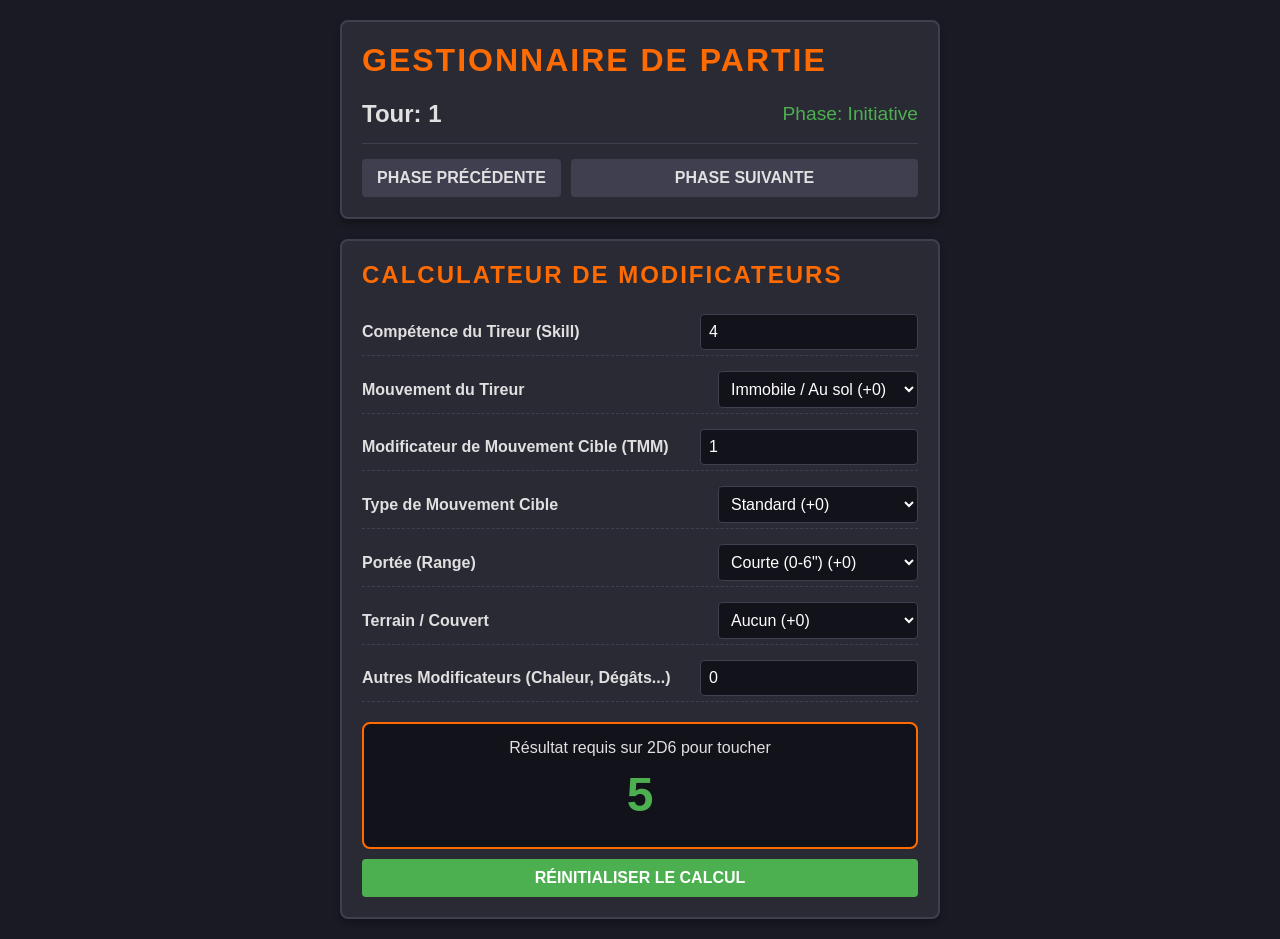
<file: aide-alphastrike.html>
<!DOCTYPE html>
<html lang="fr">
<head>
    <meta charset="UTF-8">
    <meta name="viewport" content="width=device-width, initial-scale=1.0">
    <title>Alpha Strike - Gestionnaire de Partie</title>
    <style>
        :root {
            --bg-color: #1a1a24;
            --panel-bg: #2a2a35;
            --accent-orange: #ff6b00;
            --accent-green: #4caf50;
            --text-main: #e0e0e0;
            --border-color: #3f3f50;
        }

        body {
            font-family: 'Segoe UI', Tahoma, Geneva, Verdana, sans-serif;
            background-color: var(--bg-color);
            color: var(--text-main);
            margin: 0;
            padding: 20px;
            display: flex;
            flex-direction: column;
            align-items: center;
        }

        h1, h2 {
            text-transform: uppercase;
            letter-spacing: 2px;
            color: var(--accent-orange);
            margin-top: 0;
        }

        .container {
            width: 100%;
            max-width: 600px;
            display: flex;
            flex-direction: column;
            gap: 20px;
        }

        .panel {
            background-color: var(--panel-bg);
            border: 2px solid var(--border-color);
            border-radius: 8px;
            padding: 20px;
            box-shadow: 0 4px 6px rgba(0,0,0,0.3);
        }

        /* Tracker de tour */
        .tracker-header {
            display: flex;
            justify-content: space-between;
            align-items: center;
            border-bottom: 1px solid var(--border-color);
            padding-bottom: 15px;
            margin-bottom: 15px;
        }

        .turn-display {
            font-size: 1.5em;
            font-weight: bold;
        }

        .phase-display {
            font-size: 1.2em;
            color: var(--accent-green);
        }

        button {
            background-color: var(--border-color);
            color: var(--text-main);
            border: none;
            padding: 10px 15px;
            font-size: 1em;
            border-radius: 4px;
            cursor: pointer;
            transition: background-color 0.2s;
            text-transform: uppercase;
            font-weight: bold;
        }

        button:hover {
            background-color: var(--accent-orange);
            color: white;
        }

        button.primary {
            background-color: var(--accent-green);
            color: white;
            width: 100%;
            margin-top: 10px;
        }

        button.primary:hover {
            background-color: #45a049;
        }

        /* Calculateur */
        .form-group {
            display: flex;
            justify-content: space-between;
            align-items: center;
            margin-bottom: 10px;
            padding: 5px 0;
            border-bottom: 1px dashed #3f3f50;
        }

        label {
            font-weight: bold;
            flex-grow: 1;
        }

        select, input[type="number"] {
            background-color: #12121a;
            color: white;
            border: 1px solid var(--border-color);
            padding: 8px;
            border-radius: 4px;
            width: 200px;
            font-size: 1em;
        }

        .result-box {
            background-color: #12121a;
            border: 2px solid var(--accent-orange);
            border-radius: 8px;
            padding: 15px;
            text-align: center;
            margin-top: 20px;
        }

        .result-number {
            font-size: 3em;
            font-weight: bold;
            color: var(--accent-orange);
            margin: 10px 0;
        }

        .warning {
            color: #ff5252;
            font-size: 0.9em;
            display: none;
        }

    </style>
</head>
<body>

<div class="container">
    <!-- Section de Suivi des Tours -->
    <div class="panel">
        <h1>Gestionnaire de Partie</h1>
        <div class="tracker-header">
            <div class="turn-display">Tour: <span id="turnCounter">1</span></div>
            <div class="phase-display" id="phaseDisplay">Phase: Initiative</div>
        </div>
        <div style="display: flex; gap: 10px;">
            <button onclick="prevPhase()">Phase Précédente</button>
            <button onclick="nextPhase()" style="flex-grow: 1;">Phase Suivante</button>
        </div>
    </div>

    <!-- Section du Calculateur de Combat -->
    <div class="panel">
        <h2>Calculateur de Modificateurs</h2>
        
        <div class="form-group">
            <label for="skill">Compétence du Tireur (Skill)</label>
            <input type="number" id="skill" value="4" min="0" max="8" onchange="calculate()">
        </div>

        <div class="form-group">
            <label for="attackerMove">Mouvement du Tireur</label>
            <select id="attackerMove" onchange="calculate()">
                <option value="0">Immobile / Au sol (+0)</option>
                <option value="2">Saut (Jumping) (+2)</option>
            </select>
        </div>

        <div class="form-group">
            <label for="targetTMM">Modificateur de Mouvement Cible (TMM)</label>
            <input type="number" id="targetTMM" value="1" min="0" max="6" onchange="calculate()">
        </div>

        <div class="form-group">
            <label for="targetMoveType">Type de Mouvement Cible</label>
            <select id="targetMoveType" onchange="calculate()">
                <option value="0">Standard (+0)</option>
                <option value="1">Cible a sauté (+1)</option>
                <option value="-2">Cible immobile (-2)</option>
            </select>
        </div>

        <div class="form-group">
            <label for="range">Portée (Range)</label>
            <select id="range" onchange="calculate()">
                <option value="0">Courte (0-6") (+0)</option>
                <option value="2">Moyenne (6-24") (+2)</option>
                <option value="4">Longue (24-42") (+4)</option>
                <option value="6">Extrême (>42") (+6)</option>
            </select>
        </div>

        <div class="form-group">
            <label for="terrain">Terrain / Couvert</label>
            <select id="terrain" onchange="calculate()">
                <option value="0">Aucun (+0)</option>
                <option value="1">Bois clairs / Couvert partiel (+1)</option>
                <option value="2">Bois denses (+2)</option>
            </select>
        </div>

        <div class="form-group">
            <label for="misc">Autres Modificateurs (Chaleur, Dégâts...)</label>
            <input type="number" id="misc" value="0" onchange="calculate()">
        </div>

        <div class="result-box">
            <div>Résultat requis sur 2D6 pour toucher</div>
            <div class="result-number" id="finalResult">7</div>
            <div class="warning" id="warningText">Tir Impossible ! (13+)</div>
        </div>

        <button class="primary" onclick="resetCalculator()">Réinitialiser le calcul</button>
    </div>
</div>

<script>
    // === GESTION DU TOUR ET DES PHASES ===
    let currentTurn = 1;
    const phases = [
        "Initiative", 
        "Mouvement", 
        "Combat", 
        "Fin de Tour"
    ];
    let currentPhaseIndex = 0;

    function updateTrackerUI() {
        document.getElementById('turnCounter').innerText = currentTurn;
        document.getElementById('phaseDisplay').innerText = `Phase: ${phases[currentPhaseIndex]}`;
    }

    function nextPhase() {
        currentPhaseIndex++;
        if (currentPhaseIndex >= phases.length) {
            currentPhaseIndex = 0;
            currentTurn++;
        }
        updateTrackerUI();
    }

    function prevPhase() {
        currentPhaseIndex--;
        if (currentPhaseIndex < 0) {
            if (currentTurn > 1) {
                currentTurn--;
                currentPhaseIndex = phases.length - 1;
            } else {
                currentPhaseIndex = 0; // Bloque au tour 1, phase 0
            }
        }
        updateTrackerUI();
    }

    // === GESTION DU CALCULATEUR DE COMBAT ===
    function calculate() {
        // Récupération des valeurs
        const skill = parseInt(document.getElementById('skill').value) || 0;
        const attackerMove = parseInt(document.getElementById('attackerMove').value) || 0;
        const targetTMM = parseInt(document.getElementById('targetTMM').value) || 0;
        const targetMoveType = parseInt(document.getElementById('targetMoveType').value) || 0;
        const range = parseInt(document.getElementById('range').value) || 0;
        const terrain = parseInt(document.getElementById('terrain').value) || 0;
        const misc = parseInt(document.getElementById('misc').value) || 0;

        // Calcul du total
        const toHit = skill + attackerMove + targetTMM + targetMoveType + range + terrain + misc;

        // Affichage
        const resultElement = document.getElementById('finalResult');
        const warningElement = document.getElementById('warningText');

        resultElement.innerText = toHit;

        // Logique visuelle selon la difficulté
        if (toHit > 12) {
            resultElement.style.color = '#ff5252'; // Rouge
            warningElement.style.display = 'block';
        } else if (toHit <= 12 && toHit >= 10) {
            resultElement.style.color = '#ffa726'; // Orange
            warningElement.style.display = 'none';
        } else {
            resultElement.style.color = 'var(--accent-green)'; // Vert
            warningElement.style.display = 'none';
        }
    }

    function resetCalculator() {
        document.getElementById('skill').value = 4;
        document.getElementById('attackerMove').value = 0;
        document.getElementById('targetTMM').value = 1;
        document.getElementById('targetMoveType').value = 0;
        document.getElementById('range').value = 0;
        document.getElementById('terrain').value = 0;
        document.getElementById('misc').value = 0;
        calculate();
    }

    // Initialisation au chargement de la page
    window.onload = function() {
        updateTrackerUI();
        calculate();
    };
</script>

</body>
</html>
</file>
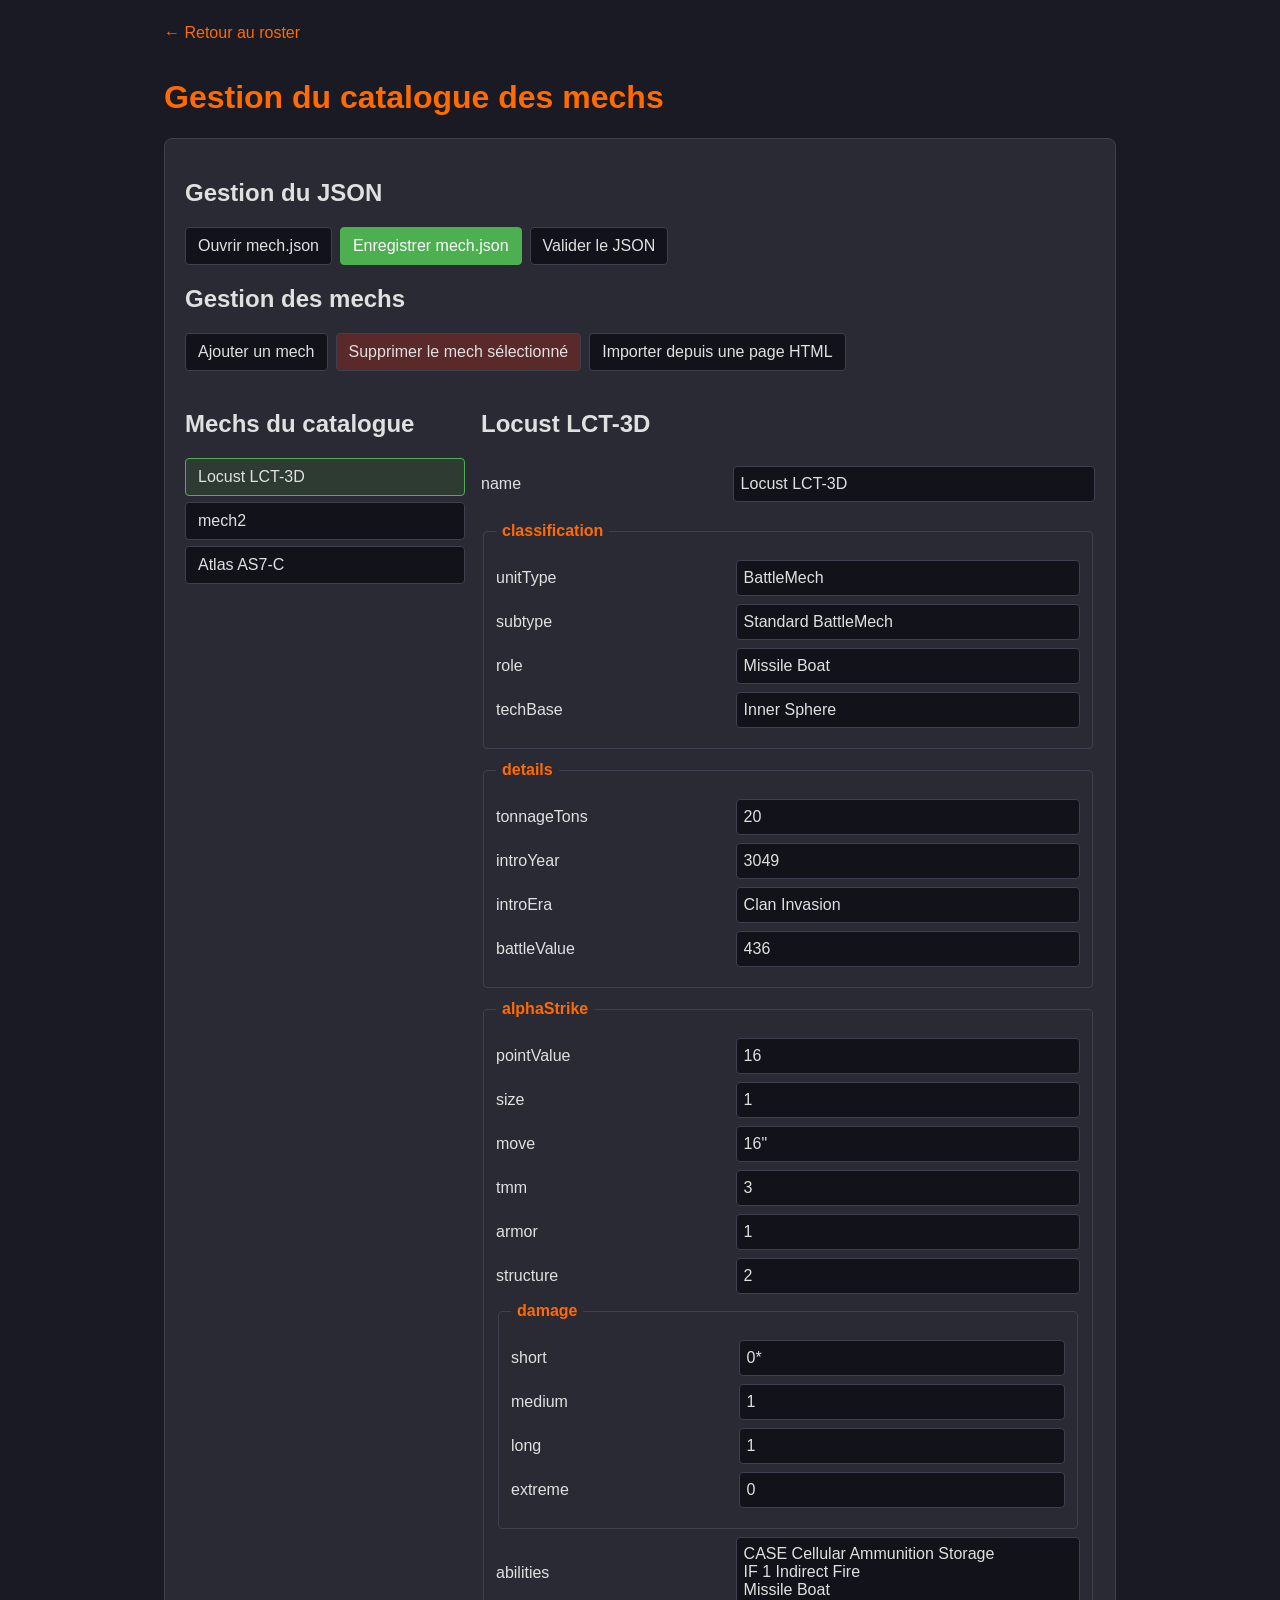
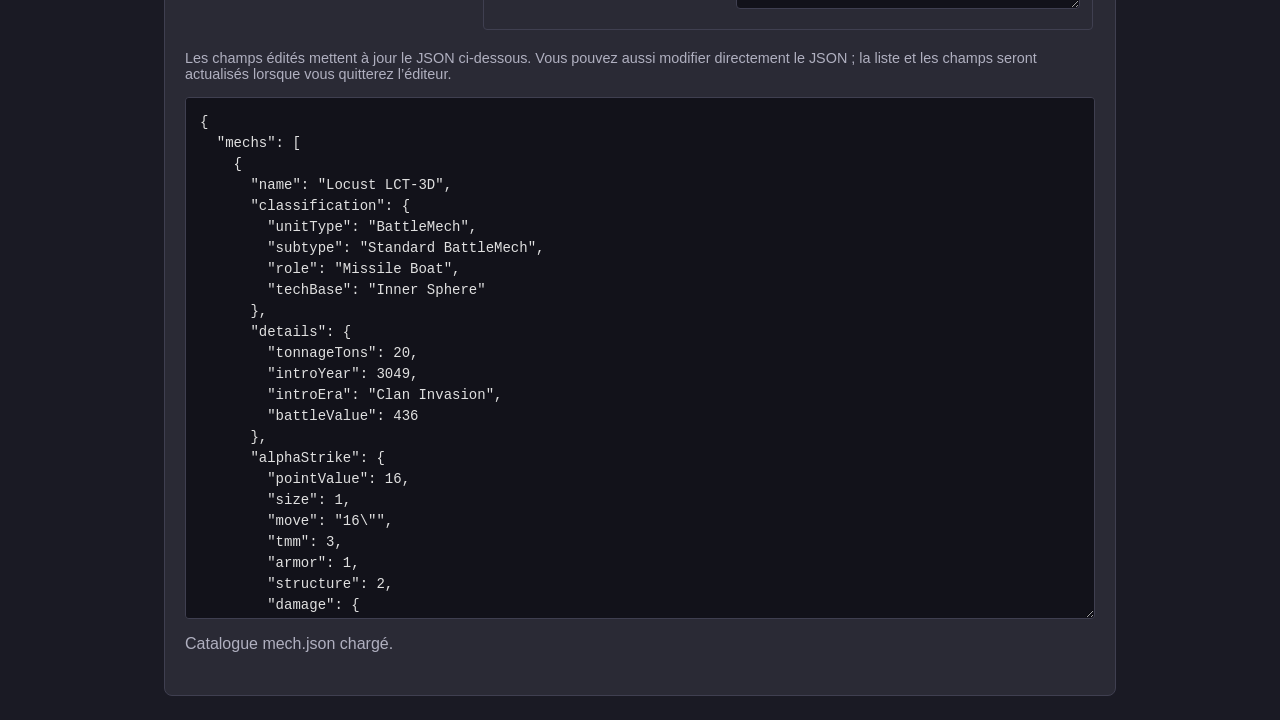
<file: mech/gestionMech.html>
<!DOCTYPE html>
<html lang="fr">
<head>
    <meta charset="UTF-8">
    <meta name="viewport" content="width=device-width, initial-scale=1.0">
    <title>Gestion du catalogue des mechs</title>
    <style>
        :root {
            color-scheme: dark;
            font-family: "Segoe UI", Tahoma, sans-serif;
            background: #1a1a24;
            color: #e0e0e0;
        }

        * { box-sizing: border-box; }

        body {
            max-width: 1000px;
            margin: 0 auto;
            padding: 24px;
        }

        h1 { color: #ff6b00; }

        .panel {
            padding: 20px;
            background: #2a2a35;
            border: 1px solid #3f3f50;
            border-radius: 8px;
        }

        .toolbar, .editor-toolbar {
            display: flex;
            flex-wrap: wrap;
            align-items: center;
            gap: 8px;
            margin-bottom: 12px;
        }

        button, select {
            min-height: 38px;
            padding: 8px 12px;
            border: 1px solid #3f3f50;
            border-radius: 4px;
            background: #12121a;
            color: #e0e0e0;
            font: inherit;
        }

        button { cursor: pointer; }
        button:hover { border-color: #ff6b00; }
        button.primary { background: #4caf50; border-color: #4caf50; color: white; }
        button.danger { background: #5a2929; }

        .back-link {
            display: inline-block;
            margin-bottom: 16px;
            color: #ff6b00;
            text-decoration: none;
        }

        .back-link:hover { text-decoration: underline; }

        select { flex: 1; min-width: 220px; }

        .catalog-layout {
            display: grid;
            grid-template-columns: minmax(200px, 280px) minmax(0, 1fr);
            gap: 16px;
            margin: 20px 0;
        }

        .catalog-list {
            display: flex;
            flex-direction: column;
            gap: 6px;
            max-height: 60vh;
            overflow-y: auto;
        }

        .catalog-list button {
            text-align: left;
            overflow-wrap: anywhere;
        }

        .catalog-list button[aria-pressed="true"] {
            border-color: #4caf50;
            background: #2e3b32;
        }

        #mechFields {
            display: grid;
            gap: 12px;
            min-width: 0;
        }

        .field-group {
            min-width: 0;
            padding: 12px;
            border: 1px solid #3f3f50;
            border-radius: 4px;
        }

        .field-group legend {
            padding: 0 6px;
            color: #ff6b00;
            font-weight: bold;
        }

        .field-row {
            display: grid;
            grid-template-columns: minmax(120px, 0.8fr) minmax(0, 1.2fr);
            align-items: center;
            gap: 10px;
            margin: 8px 0;
        }

        .field-row input, .field-row textarea {
            width: 100%;
            min-height: 36px;
            padding: 7px;
            border: 1px solid #3f3f50;
            border-radius: 4px;
            background: #12121a;
            color: #e0e0e0;
            font: inherit;
        }

        .field-row textarea {
            min-height: 72px;
            resize: vertical;
        }

        textarea {
            display: block;
            width: 100%;
            min-height: 58vh;
            padding: 14px;
            resize: vertical;
            border: 1px solid #3f3f50;
            border-radius: 4px;
            background: #12121a;
            color: #e0e0e0;
            font: 14px/1.5 Consolas, "Courier New", monospace;
            tab-size: 2;
        }

        #status { min-height: 1.5em; color: #b0b0c0; }
        #status.error { color: #ff8a80; }
        .hint { color: #b0b0c0; font-size: 0.9em; }

        @media (max-width: 600px) {
            body { padding: 12px; }
            .panel { padding: 14px; }
            .catalog-layout { grid-template-columns: 1fr; }
            .catalog-list { max-height: 180px; }
            .field-row { grid-template-columns: 1fr; gap: 4px; }
        }
    </style>
</head>
<body>
    <a class="back-link" href="../index.html">← Retour au roster</a>
    <h1>Gestion du catalogue des mechs</h1>
    <section class="panel" aria-label="Editeur du catalogue">
        <h2>Gestion du JSON</h2>
        <div class="toolbar">
            <button type="button" id="openButton">Ouvrir mech.json</button>
            <button type="button" id="saveButton" class="primary">Enregistrer mech.json</button>
            <button type="button" id="validateButton">Valider le JSON</button>
            <input id="fileInput" type="file" accept=".json,application/json" hidden>
        </div>
        <h2>Gestion des mechs</h2>
        <div class="editor-toolbar">
            <button type="button" id="addButton">Ajouter un mech</button>
            <button type="button" id="removeButton" class="danger">Supprimer le mech sélectionné</button>
            <button type="button" id="importHtmlButton">Importer depuis une page HTML</button>
            <input id="htmlFileInput" type="file" accept=".html,.htm,text/html" hidden>
        </div>
        <div class="catalog-layout">
            <section aria-label="Liste des mechs">
                <h2>Mechs du catalogue</h2>
                <div id="mechList" class="catalog-list"></div>
            </section>
            <section aria-label="Détails du mech sélectionné">
                <h2 id="selectedMechTitle">Sélectionnez un mech</h2>
                <div id="mechFields"></div>
            </section>
        </div>
        <p class="hint">Les champs édités mettent à jour le JSON ci-dessous. Vous pouvez aussi modifier directement le JSON ; la liste et les champs seront actualisés lorsque vous quitterez l’éditeur.</p>
        <textarea id="jsonEditor" spellcheck="false" aria-label="Contenu JSON du catalogue" placeholder="Ouvrez mech.json ou collez son contenu ici."></textarea>
        <p id="status" role="status" aria-live="polite"></p>
    </section>

    <script>
        const editor = document.getElementById('jsonEditor');
        const mechList = document.getElementById('mechList');
        const mechFields = document.getElementById('mechFields');
        const selectedMechTitle = document.getElementById('selectedMechTitle');
        const fileInput = document.getElementById('fileInput');
        const status = document.getElementById('status');
        let fileHandle = null;
        let selectedMechIndex = -1;

        function setStatus(message, isError = false) {
            status.textContent = message;
            status.classList.toggle('error', isError);
        }

        function parseCatalog() {
            let catalog;
            try {
                catalog = JSON.parse(editor.value);
            } catch (error) {
                throw new Error(`JSON invalide : ${error.message}`);
            }

            if (!catalog || typeof catalog !== 'object' || Array.isArray(catalog) || !Array.isArray(catalog.mechs)) {
                throw new Error('Le fichier doit contenir un objet avec une liste "mechs".');
            }
            if (!catalog.mechs.every(mech => mech && typeof mech === 'object' && !Array.isArray(mech) && typeof mech.name === 'string')) {
                throw new Error('Chaque entrée de "mechs" doit être un objet avec un nom textuel.');
            }
            return catalog;
        }

        function refreshMechList(selectedIndex = selectedMechIndex, renderFields = true) {
            const catalog = parseCatalog();
            mechList.replaceChildren();
            selectedMechIndex = catalog.mechs.length
                ? Math.max(0, Math.min(selectedIndex, catalog.mechs.length - 1))
                : -1;

            catalog.mechs.forEach((mech, index) => {
                const button = document.createElement('button');
                button.type = 'button';
                button.textContent = mech.name;
                button.setAttribute('aria-pressed', String(index === selectedMechIndex));
                button.addEventListener('click', () => selectMech(index));
                mechList.appendChild(button);
            });

            if (renderFields) {
                if (selectedMechIndex >= 0) {
                    renderMechFields(catalog.mechs[selectedMechIndex]);
                } else {
                    selectedMechTitle.textContent = 'Aucun mech dans le catalogue';
                    mechFields.replaceChildren();
                }
            }
        }

        function selectMech(index) {
            selectedMechIndex = index;
            refreshMechList(index);
        }

        function createField(parent, key, value, path) {
            if (Array.isArray(value)) {
                if (value.every(item => item === null || ['string', 'number', 'boolean'].includes(typeof item))) {
                    const row = document.createElement('label');
                    row.className = 'field-row';
                    const title = document.createElement('span');
                    title.textContent = key;
                    const input = document.createElement('textarea');
                    input.value = value.map(item => String(item ?? '')).join('\n');
                    input.setAttribute('aria-label', path.join('.'));
                    input.addEventListener('input', () =>
                        updateField(path, input.value.trim() ? input.value.split('\n') : [], value)
                    );
                    row.append(title, input);
                    parent.appendChild(row);
                    return;
                }

                const group = document.createElement('fieldset');
                group.className = 'field-group';
                const legend = document.createElement('legend');
                legend.textContent = key;
                group.appendChild(legend);
                value.forEach((item, index) => createField(group, `[${index}]`, item, [...path, index]));
                parent.appendChild(group);
                return;
            }

            if (value && typeof value === 'object') {
                const group = document.createElement('fieldset');
                group.className = 'field-group';
                const legend = document.createElement('legend');
                legend.textContent = key;
                group.appendChild(legend);
                Object.entries(value).forEach(([childKey, childValue]) =>
                    createField(group, childKey, childValue, [...path, childKey])
                );
                parent.appendChild(group);
                return;
            }

            const row = document.createElement('label');
            row.className = 'field-row';
            const title = document.createElement('span');
            title.textContent = key;
            const input = document.createElement('input');
            input.type = typeof value === 'number' ? 'number' : 'text';
            if (typeof value === 'number') input.step = 'any';
            input.value = value === null || value === undefined ? '' : String(value);
            input.setAttribute('aria-label', path.join('.'));
            input.addEventListener('input', () => {
                const nextValue = typeof value === 'number' ? Number(input.value) : input.value;
                if (typeof value === 'number' && input.value.trim() === '') return;
                updateField(path, nextValue);
            });
            row.append(title, input);
            parent.appendChild(row);
        }

        function renderMechFields(mech) {
            selectedMechTitle.textContent = mech.name;
            mechFields.replaceChildren();
            Object.entries(mech).forEach(([key, value]) => createField(mechFields, key, value, [key]));
        }

        function updateField(path, value, arrayTemplate) {
            try {
                const catalog = parseCatalog();
                let target = catalog.mechs[selectedMechIndex];
                for (let index = 0; index < path.length - 1; index++) target = target[path[index]];
                if (arrayTemplate) {
                    target[path[path.length - 1]] = value.map((item, index) => {
                        const template = arrayTemplate[index] ?? arrayTemplate[0];
                        if (typeof template === 'number') {
                            const parsed = Number(item);
                            return Number.isFinite(parsed) ? parsed : 0;
                        }
                        if (typeof template === 'boolean') return item === 'true';
                        return item;
                    });
                } else {
                    target[path[path.length - 1]] = value;
                }
                editor.value = `${JSON.stringify(catalog, null, 2)}\n`;
                selectedMechTitle.textContent = catalog.mechs[selectedMechIndex].name;
                refreshMechList(selectedMechIndex, false);
                setStatus('Modification appliquée au JSON. Enregistrez le fichier pour la conserver.');
            } catch (error) {
                setStatus(error.message, true);
            }
        }

        async function loadFile(file) {
            if (!file) return;
            editor.value = await file.text();
            try {
                refreshMechList(0);
                setStatus(`${file.name} chargé. Vérifiez le contenu avant de l’enregistrer.`);
            } catch (error) {
                setStatus(error.message, true);
            }
        }

        function normalizeLabel(value) {
            return value.trim().toLowerCase().replace(/[\s:_-]+/g, ' ').replace(/[：:]$/, '');
        }

        function findHtmlField(documentNode, bodyText, labels) {
            const normalizedLabels = labels.map(normalizeLabel);
            const elements = documentNode.querySelectorAll('th, td, dt, dd, label, strong, b, span, p');
            for (const element of elements) {
                const elementText = element.textContent.trim();
                if (!normalizedLabels.includes(normalizeLabel(elementText))) continue;

                const row = element.closest('tr');
                if (row) {
                    const cells = [...row.children];
                    const cellIndex = cells.indexOf(element);
                    if (cellIndex >= 0 && cells[cellIndex + 1]?.textContent.trim()) {
                        return cells[cellIndex + 1].textContent.trim();
                    }
                }

                const siblingValue = element.nextElementSibling?.textContent.trim();
                if (siblingValue) return siblingValue;

                const parent = element.parentElement;
                const parentText = parent?.textContent.trim() ?? '';
                const labelText = elementText.replace(/[.*+?^${}()|[\]\\]/g, '\\$&');
                const parentMatch = parentText.match(new RegExp(`^${labelText}\\s*:?\\s*(.+)$`, 'i'));
                if (parentMatch) return parentMatch[1].trim();
            }

            const escapedLabels = labels.map(label => label.replace(/[.*+?^${}()|[\]\\]/g, '\\$&'));
            const match = bodyText.match(new RegExp(`(?:^|\\n)\\s*(?:${escapedLabels.join('|')})\\s*:?\\s*([^\\n]+)`, 'i'));
            return match?.[1]?.trim() ?? '';
        }

        function parseImportedNumber(value) {
            const match = String(value).match(/-?\d+(?:\.\d+)?/);
            if (!match) return undefined;
            const number = Number(match[0]);
            return Number.isFinite(number) ? number : undefined;
        }

        function createMechFromHtml(contents, fileName) {
            const parsedDocument = new DOMParser().parseFromString(contents, 'text/html');
            const bodyText = parsedDocument.body?.innerText || parsedDocument.body?.textContent || '';
            const title = parsedDocument.querySelector('h1, h2')?.textContent.trim()
                || parsedDocument.querySelector('meta[property="og:title"]')?.content?.trim()
                || parsedDocument.title.trim();
            const name = title
                .replace(/\s*[·|]\s*BattleTech.*$/i, '')
                .replace(/\s*[-|]\s*Master Unit List.*$/i, '')
                .trim();

            if (!name) throw new Error('Impossible de trouver le nom du mech dans cette page HTML.');

            const read = (labels, pattern) => {
                const value = findHtmlField(parsedDocument, bodyText, labels);
                return value ? value.match(pattern)?.[0] ?? value : '';
            };
            const number = (labels, pattern) => parseImportedNumber(read(labels, pattern));
            const alphaStrike = {
                pointValue: number(['Point Value', 'PV', 'Points de valeur'], /\d+/),
                size: number(['Size'], /\d+/),
                move: read(['Move', 'Movement'], /[\d./"'”’ -]+/),
                tmm: number(['TMM'], /\d+/),
                armor: number(['Armor', 'Armour'], /\d+/),
                structure: number(['Structure', 'Structure Points', 'Structure (S)', 'Struct', 'STR'], /\d+/) ?? 0,
                damage: {
                    short: read(['Short', 'Short Range', 'Short Damage'], /[\d.*+-]+/),
                    medium: read(['Medium', 'Medium Range', 'Medium Damage'], /[\d.*+-]+/),
                    long: read(['Long', 'Long Range', 'Long Damage'], /[\d.*+-]+/)
                },
                abilities: []
            };

            const abilitiesText = findHtmlField(parsedDocument, bodyText, ['Abilities', 'Special Abilities']);
            if (abilitiesText) {
                alphaStrike.abilities = abilitiesText.split(/[,;\n]+/).map(value => value.trim()).filter(Boolean);
            }

            const mech = {
                name,
                alphaStrike,
                source: { name: 'Import HTML', url: '', retrievedOn: new Date().toISOString().slice(0, 10) }
            };
            if (!Number.isFinite(alphaStrike.pointValue)) delete alphaStrike.pointValue;
            if (!Number.isFinite(alphaStrike.size)) delete alphaStrike.size;
            if (!Number.isFinite(alphaStrike.tmm)) delete alphaStrike.tmm;
            if (!Number.isFinite(alphaStrike.armor)) delete alphaStrike.armor;
            if (!Number.isFinite(alphaStrike.structure)) delete alphaStrike.structure;
            if (!alphaStrike.move) delete alphaStrike.move;
            for (const range of ['short', 'medium', 'long']) {
                if (!alphaStrike.damage[range]) delete alphaStrike.damage[range];
            }
            if (!alphaStrike.abilities.length) delete alphaStrike.abilities;

            const sourceUrl = parsedDocument.querySelector('link[rel="canonical"]')?.href;
            if (sourceUrl) mech.source.url = sourceUrl;
            return { mech, fileName };
        }

        document.getElementById('importHtmlButton').addEventListener('click', () => {
            document.getElementById('htmlFileInput').click();
        });

        document.getElementById('htmlFileInput').addEventListener('change', async event => {
            const file = event.target.files[0];
            event.target.value = '';
            if (!file) return;

            let contents;
            try {
                contents = await file.text();
            } catch (error) {
                setStatus(`Impossible de lire la page HTML : ${error.message}`, true);
                return;
            }

            let imported;
            try {
                imported = createMechFromHtml(contents, file.name);
            } catch (error) {
                setStatus(error.message, true);
                return;
            }

            try {
                const catalog = parseCatalog();
                catalog.mechs.push(imported.mech);
                editor.value = `${JSON.stringify(catalog, null, 2)}\n`;
                refreshMechList(catalog.mechs.length - 1);
                setStatus(`${imported.mech.name} importé depuis ${imported.fileName}. Vérifiez les champs extraits puis enregistrez le catalogue.`);
            } catch (error) {
                setStatus(`Chargez d’abord un catalogue JSON valide : ${error.message}`, true);
            }
        });

        document.getElementById('openButton').addEventListener('click', async () => {
            if (window.showOpenFilePicker) {
                try {
                    [fileHandle] = await window.showOpenFilePicker({
                        multiple: false,
                        types: [{ description: 'Fichier JSON', accept: { 'application/json': ['.json'] } }]
                    });
                    await loadFile(await fileHandle.getFile());
                } catch (error) {
                    if (error.name !== 'AbortError') setStatus(`Impossible d’ouvrir le fichier : ${error.message}`, true);
                }
            } else {
                fileInput.click();
            }
        });

        fileInput.addEventListener('change', async () => {
            try {
                await loadFile(fileInput.files[0]);
                fileHandle = null;
            } catch (error) {
                setStatus(`Impossible de lire le fichier : ${error.message}`, true);
            } finally {
                fileInput.value = '';
            }
        });

        document.getElementById('validateButton').addEventListener('click', () => {
            try {
                refreshMechList(selectedMechIndex);
                setStatus(`JSON valide — ${parseCatalog().mechs.length} mech(s) dans le catalogue.`);
            } catch (error) {
                setStatus(error.message, true);
            }
        });

        document.getElementById('addButton').addEventListener('click', () => {
            try {
                const catalog = parseCatalog();
                catalog.mechs.push({
                    name: 'Nouveau mech',
                    classification: { unitType: '', subtype: '', role: '', techBase: '' },
                    details: { tonnageTons: 0, introYear: 0, introEra: '', battleValue: 0 },
                    alphaStrike: {
                        pointValue: 0, size: 0, move: '', tmm: 0, armor: 0, structure: 0,
                        damage: { short: 0, medium: 0, long: 0, extreme: 0 },
                        abilities: []
                    },
                    art: { imageUrl: '', source: '', alphaStrikeCardUrl: '' },
                    source: { name: '', url: '', retrievedOn: '' }
                });
                editor.value = JSON.stringify(catalog, null, 2);
                refreshMechList(catalog.mechs.length - 1);
                setStatus('Mech ajouté. Complétez ses informations puis enregistrez le fichier.');
            } catch (error) {
                setStatus(error.message, true);
            }
        });

        document.getElementById('removeButton').addEventListener('click', () => {
            try {
                const catalog = parseCatalog();
                const index = selectedMechIndex;
                if (!Number.isInteger(index) || index < 0 || index >= catalog.mechs.length) {
                    setStatus('Sélectionnez un mech à supprimer.', true);
                    return;
                }
                catalog.mechs.splice(index, 1);
                editor.value = JSON.stringify(catalog, null, 2);
                refreshMechList(index);
                setStatus('Mech supprimé. Enregistrez le fichier pour confirmer la modification.');
            } catch (error) {
                setStatus(error.message, true);
            }
        });

        editor.addEventListener('change', () => {
            try {
                refreshMechList(selectedMechIndex);
                setStatus(`JSON valide — ${parseCatalog().mechs.length} mech(s) dans le catalogue.`);
            } catch (error) {
                setStatus(error.message, true);
            }
        });

        document.getElementById('saveButton').addEventListener('click', async () => {
            let catalog;
            try {
                catalog = parseCatalog();
            } catch (error) {
                setStatus(error.message, true);
                return;
            }

            const contents = `${JSON.stringify(catalog, null, 2)}\n`;
            try {
                if (fileHandle) {
                    const writable = await fileHandle.createWritable();
                    await writable.write(contents);
                    await writable.close();
                    editor.value = contents;
                    setStatus('Fichier mech.json enregistré.');
                    return;
                }
                if (window.showSaveFilePicker) {
                    const handle = await window.showSaveFilePicker({
                        suggestedName: 'mech.json',
                        types: [{ description: 'Fichier JSON', accept: { 'application/json': ['.json'] } }]
                    });
                    const writable = await handle.createWritable();
                    await writable.write(contents);
                    await writable.close();
                    editor.value = contents;
                    setStatus('Fichier mech.json enregistré.');
                    return;
                }
            } catch (error) {
                if (error.name === 'AbortError') return;
                setStatus(`Impossible d’enregistrer le fichier : ${error.message}`, true);
                return;
            }

            const url = URL.createObjectURL(new Blob([contents], { type: 'application/json' }));
            const link = document.createElement('a');
            link.href = url;
            link.download = 'mech.json';
            link.click();
            URL.revokeObjectURL(url);
            editor.value = contents;
            setStatus('Fichier mech.json téléchargé. Remplacez le fichier du catalogue par ce téléchargement.');
        });

        if (location.protocol !== 'file:') {
            fetch('./mech.json')
                .then(response => {
                    if (!response.ok) throw new Error(`HTTP ${response.status}`);
                    return response.text();
                })
                .then(contents => {
                    editor.value = contents;
                    refreshMechList(0);
                    setStatus('Catalogue mech.json chargé.');
                })
                .catch(error => setStatus(`Chargement automatique impossible : ${error.message}. Ouvrez mech.json manuellement.`, true));
        }
    </script>
</body>
</html>
</file>
